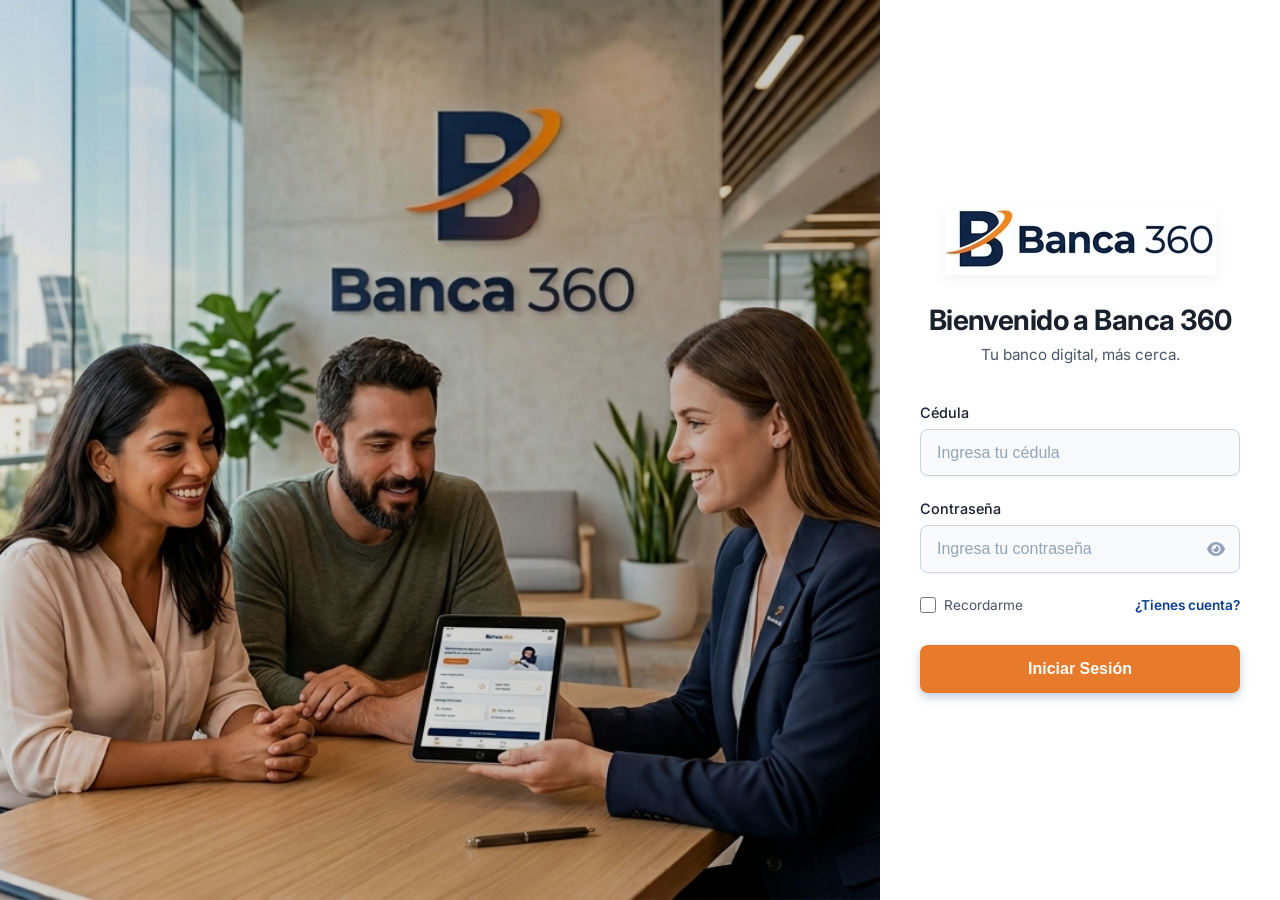
<file: index.html>
<!DOCTYPE html>
<html lang="es">
<head>
    <meta charset="UTF-8">
    <meta name="viewport" content="width=device-width, initial-scale=1.0">
    <title>Banca 360 - Iniciar Sesión</title>
    <!-- Google Fonts -->
    <link rel="preconnect" href="https://fonts.googleapis.com">
    <link rel="preconnect" href="https://fonts.gstatic.com" crossorigin>
    <link href="https://fonts.googleapis.com/css2?family=Inter:wght@300;400;500;600;700&display=swap" rel="stylesheet">
    <!-- Font Awesome -->
    <link rel="stylesheet" href="https://cdnjs.cloudflare.com/ajax/libs/font-awesome/6.4.0/css/all.min.css">
    <!-- CSS Global + Componentes -->
    <link rel="stylesheet" href="public/css/global.css">
    <link rel="stylesheet" href="public/css/components/authImageSection.css">
    <link rel="stylesheet" href="public/css/components/authForm.css">
    <link rel="stylesheet" href="public/css/components/loadingSpinner.css">
    <link rel="stylesheet" href="public/css/components/errorModal.css">
    <link rel="shortcut icon" href="public/img/Logo.png" type="image/x-icon">
</head>
<body>
    <main class="login-layout">
        <!-- Componente: Sección de imagen -->
        <div id="auth-image-container"></div>

        <!-- Sección del formulario -->
        <div class="login-form-section">
            <div class="boxLogin">
                <div class="boxLogin-header">
                    <img src="public/img/logo_vertical.png" alt="Banca 360 Logo" class="logo">
                     <h2>Bienvenido a Banca 360</h2>
                     <p>Tu banco digital, más cerca.</p>
                </div>
                <div class="boxLogin-body">
                    <form action="" id="inicioSesionForm">
                        <div class="input-group">
                            <label for="usuario">Cédula</label>
                            <input type="text" id="usuario" placeholder="Ingresa tu cédula" required>
                        </div>
                        <div class="input-group">
                            <label for="password">Contraseña</label>
                            <div class="input-with-icon" style="position: relative;">
                                <input type="password" id="password" placeholder="Ingresa tu contraseña" required style="padding-right: 40px; width: 100%;">
                                <i class="fas fa-eye toggle-password" data-target="password" style="position: absolute; right: 15px; top: 50%; transform: translateY(-50%); cursor: pointer; color: #94a3b8;"></i>
                            </div>
                        </div>
                        <div class="options">
                             <label><input type="checkbox"> Recordarme</label>
                             <a href="app/views/signup.html">¿Tienes cuenta?</a>
                        </div>
                        <button type="submit">Iniciar Sesión</button>
                    </form>
                </div>
            </div>
        </div>
    </main>

    <!-- Componente: Spinner de carga -->
    <div id="spinner-container"></div>

    <!-- Componente: Modal de error -->
    <div id="modal-container"></div>

    <!-- Componentes JS -->
    <script src="app/views/components/authImageSection.js"></script>
    <script src="app/views/components/loadingSpinner.js"></script>
    <script src="app/views/components/errorModal.js"></script>

    <!-- Inicializar componentes -->
    <script>
        renderAuthImageSection('auth-image-container', { 
            imageSrc: 'public/img/login.png',
            altText: 'Login Background'
        });
        renderLoadingSpinner('spinner-container', { message: 'Validando credenciales...' });
        renderErrorModal('modal-container');
    </script>

    <!-- Controller -->
    <script src="app/controllers/login.js"></script>
</body>
</html>
</file>
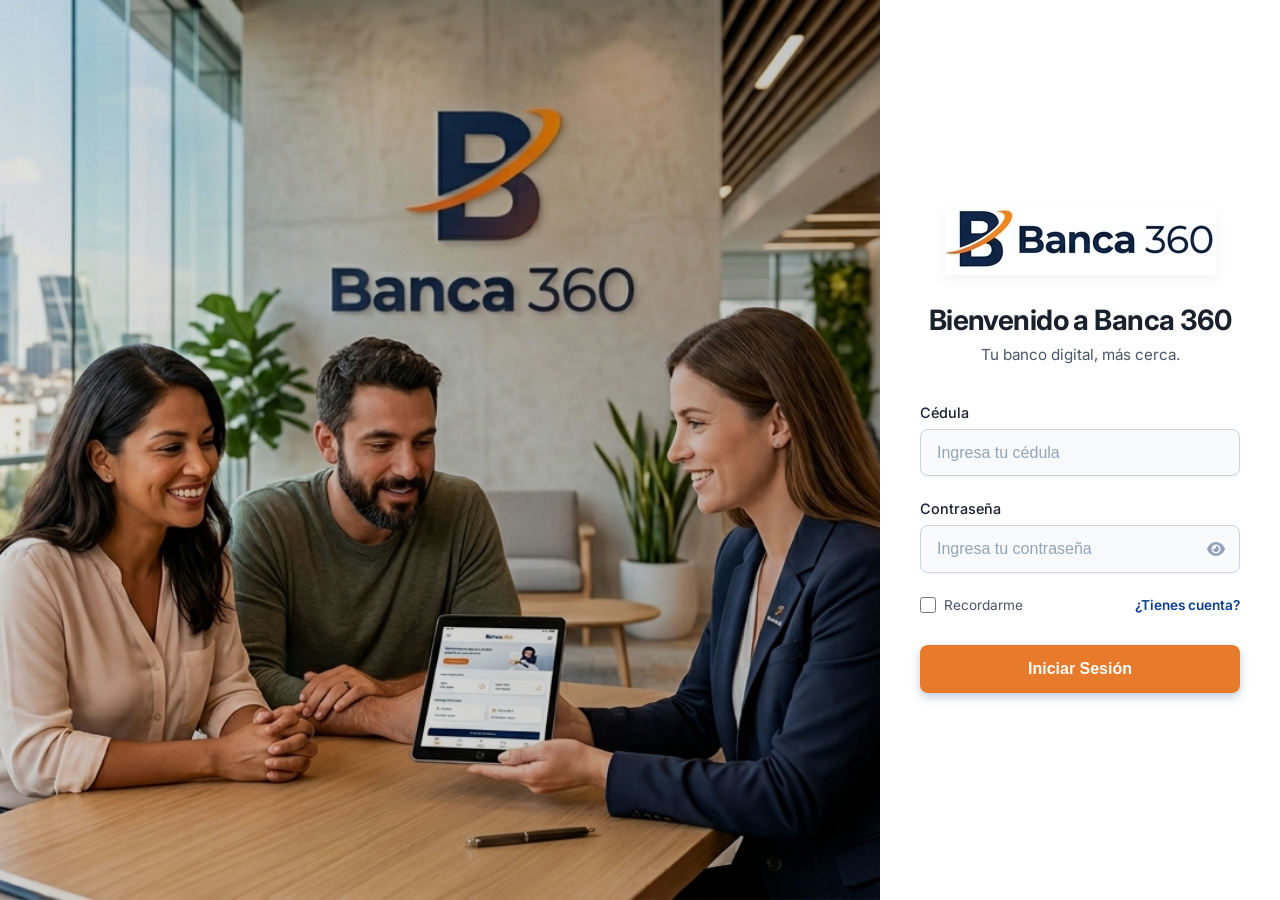
<file: app/views/perfil.html>
<!DOCTYPE html>
<html lang="es">
<head>
    <meta charset="UTF-8">
    <meta name="viewport" content="width=device-width, initial-scale=1.0">
    <title>Banca 360 - Configuración</title>
    <!-- Font Awesome -->
    <link rel="stylesheet" href="https://cdnjs.cloudflare.com/ajax/libs/font-awesome/6.4.0/css/all.min.css">
    <!-- Google Fonts -->
    <link href="https://fonts.googleapis.com/css2?family=Inter:wght@300;400;600;700&display=swap" rel="stylesheet">
    <!-- CSS Global + Componentes -->
    <link rel="stylesheet" href="../../public/css/global.css">
    <link rel="stylesheet" href="../../public/css/components/sidebar.css?v=3">
    <link rel="stylesheet" href="../../public/css/components/errorModal.css">
    <link rel="stylesheet" href="../../public/css/styleDashboard.css?v=2">
    <link rel="shortcut icon" href="../../public/img/Logo.png" type="image/x-icon">
    <style>
        .config-container {
            max-width: 800px;
            margin: 2rem auto;
            padding: 0 1rem;
        }
        .section-card {
            background-color: var(--card-bg);
            padding: 2rem;
            border-radius: 12px;
            box-shadow: 0 4px 6px rgba(0,0,0,0.05);
            margin-bottom: 2rem;
        }
        .section-card h3 {
            color: var(--text-main);
            margin-bottom: 1.5rem;
            border-bottom: 2px solid var(--border-color);
            padding-bottom: 0.5rem;
        }
        .data-grid {
            display: grid;
            grid-template-columns: repeat(auto-fill, minmax(200px, 1fr));
            gap: 1.5rem;
        }
        .data-item label {
            display: block;
            color: var(--text-muted);
            font-size: 0.85rem;
            margin-bottom: 0.25rem;
        }
        .data-item p {
            color: var(--text-main);
            font-weight: 600;
            font-size: 1rem;
        }
        .form-group {
            margin-bottom: 1.5rem;
            max-width: 400px;
        }
        .form-group label {
            display: block;
            margin-bottom: 0.5rem;
            font-weight: 600;
            color: var(--text-main);
            font-size: 0.9rem;
        }
        .form-group input {
            width: 100%;
            padding: 0.75rem;
            border: 1.5px solid var(--border-color);
            border-radius: 8px;
            background-color: var(--bg-input);
            color: var(--text-main);
            font-size: 1rem;
        }
        .btn-guardar {
            padding: 0.75rem 1.5rem;
            background-color: var(--naranja-ucab);
            color: white;
            border: none;
            border-radius: 8px;
            font-weight: 600;
            cursor: pointer;
            transition: background-color 0.3s;
        }
        .btn-guardar:hover {
            background-color: var(--naranja-ucab-hover);
        }
    </style>
</head>
<body>
    <div class="dashboard-wrapper">
        <!-- Componente: Sidebar -->
        <div id="sidebar-container"></div>

        <main class="main-content" id="main-content">
            <!-- Componente: Top Header -->
            <div id="header-container"></div>

            <div class="config-container">
                <div class="section-card">
                    <h3>Mis Datos</h3>
                    <div class="data-grid" id="datos-usuario">
                        <!-- Se llenará con JS -->
                    </div>
                </div>

                <div class="section-card">
                    <h3>Cambiar Contraseña</h3>
                    <form id="form-cambio-clave">
                        <div class="form-group">
                            <label for="clave-actual">Contraseña Actual</label>
                            <input type="password" id="clave-actual" required>
                        </div>
                        <div class="form-group">
                            <label for="clave-nueva">Nueva Contraseña</label>
                            <input type="password" id="clave-nueva" required>
                        </div>
                        <div class="form-group">
                            <label for="clave-confirmar">Confirmar Nueva Contraseña</label>
                            <input type="password" id="clave-confirmar" required>
                        </div>
                        <button type="submit" class="btn-guardar">Actualizar Contraseña</button>
                    </form>
                </div>
            </div>
        </main>
    </div>

    <!-- Componente: Modal de error -->
    <div id="modal-container"></div>

    <!-- Componentes JS -->
    <script src="components/sidebar.js?v=3"></script>
    <script src="components/topHeader.js"></script>
    <script src="components/errorModal.js"></script>

    <!-- Inicializar componentes -->
    <script>
        renderSidebar('sidebar-container', { 
            activePage: 'perfil',
            logoSrc: '../../public/img/Logo.png'
        });
        
        // Obtener nombre del usuario de localStorage
        const userLocal = JSON.parse(localStorage.getItem('usuarioLogueado')) || { nombre: 'Usuario' };
        renderTopHeader('header-container', { userName: userLocal.nombre });
        
        renderErrorModal('modal-container');

        // Cargar datos del usuario
        const loggedUser = JSON.parse(localStorage.getItem('usuarioLogueado'));
        
        if (!loggedUser) {
            window.location.href = "../../index.html";
        } else {

        const usuarios = JSON.parse(localStorage.getItem('usuarios')) || [];
        const fullUser = usuarios.find(u => u.cuenta === loggedUser.cuenta);

        if (fullUser) {
            const datosContainer = document.getElementById('datos-usuario');
            datosContainer.innerHTML = `
                <div class="data-item">
                    <label>Nombre Completo</label>
                    <p>${fullUser.nombre} ${fullUser.apellido}</p>
                </div>
                <div class="data-item">
                    <label>Cédula</label>
                    <p>${fullUser.cedula}</p>
                </div>
                <div class="data-item">
                    <label>Teléfono</label>
                    <p>${fullUser.telefono}</p>
                </div>
                <div class="data-item">
                    <label>Dirección</label>
                    <p>${fullUser.direccion}</p>
                </div>
                <div class="data-item">
                    <label>Número de Cuenta</label>
                    <p>${fullUser.cuenta}</p>
                </div>
                <div class="data-item">
                    <label>Saldo</label>
                    <p>Bs. ${parseFloat(fullUser.saldo).toLocaleString('es-VE', { minimumFractionDigits: 2, maximumFractionDigits: 2 })}</p>
                </div>
            `;
        }

        // Función para hashear (copiada de login.js)
        async function hashClave(clave) {
            const encoder = new TextEncoder();
            const data = encoder.encode(clave);
            const hashBuffer = await crypto.subtle.digest('SHA-256', data);
            const hashArray = Array.from(new Uint8Array(hashBuffer));
            return hashArray.map(b => b.toString(16).padStart(2, '0')).join('');
        }

        // Lógica de cambio de clave
        const formClave = document.getElementById('form-cambio-clave');
        formClave.addEventListener('submit', async (e) => {
            e.preventDefault();
            
            const claveActual = document.getElementById('clave-actual').value;
            const claveNueva = document.getElementById('clave-nueva').value;
            const claveConfirmar = document.getElementById('clave-confirmar').value;

            const hashActualInput = await hashClave(claveActual);

            if (hashActualInput !== fullUser.clave) {
                showErrorModal("La contraseña actual es incorrecta.", "Error");
                return;
            }

            if (claveNueva.length < 6) {
                showErrorModal("La nueva contraseña debe tener al menos 6 caracteres.", "Error de Validación");
                return;
            }

            if (claveNueva !== claveConfirmar) {
                showErrorModal("Las contraseñas nuevas no coinciden.", "Error de Validación");
                return;
            }

            // Guardar nueva clave
            const hashNueva = await hashClave(claveNueva);
            
            let usuariosActualizados = JSON.parse(localStorage.getItem('usuarios')) || [];
            const userIndex = usuariosActualizados.findIndex(u => u.cuenta === fullUser.cuenta);
            
            if (userIndex !== -1) {
                usuariosActualizados[userIndex].clave = hashNueva;
                localStorage.setItem('usuarios', JSON.stringify(usuariosActualizados));
                
                showErrorModal("Contraseña actualizada con éxito.", "Éxito", true);
                formClave.reset();
            }
        });
        }
    </script>
    <script src="../controllers/theme.js"></script>
</body>
</html>
</file>
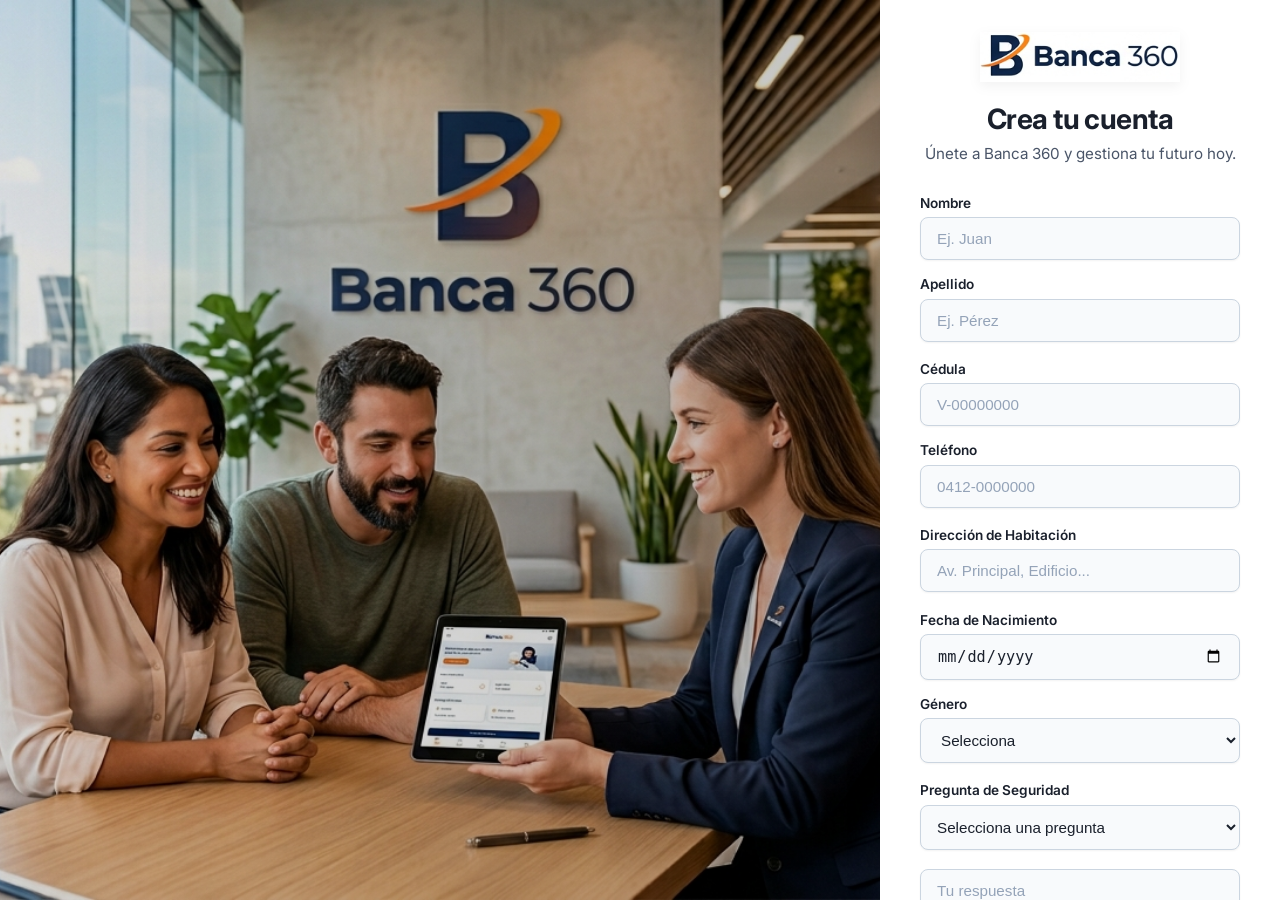
<file: app/views/signup.html>
<!DOCTYPE html>
<html lang="es">
<head>
    <meta charset="UTF-8">
    <meta name="viewport" content="width=device-width, initial-scale=1.0">
    <title>Banca 360 - Registro</title>
    <!-- Google Fonts -->
    <link rel="preconnect" href="https://fonts.googleapis.com">
    <link rel="preconnect" href="https://fonts.gstatic.com" crossorigin>
    <link href="https://fonts.googleapis.com/css2?family=Inter:wght@300;400;500;600;700&display=swap" rel="stylesheet">
    <!-- Font Awesome -->
    <link rel="stylesheet" href="https://cdnjs.cloudflare.com/ajax/libs/font-awesome/6.4.0/css/all.min.css">
    <!-- CSS Global + Componentes -->
    <link rel="stylesheet" href="../../public/css/global.css">
    <link rel="stylesheet" href="../../public/css/components/authImageSection.css">
    <link rel="stylesheet" href="../../public/css/components/authForm.css">
    <link rel="stylesheet" href="../../public/css/components/errorModal.css">
    <link rel="stylesheet" href="../../public/css/styleSignup.css">
    <link rel="shortcut icon" href="../../public/img/Logo.png" type="image/x-icon">
</head>
<body>
    <main class="login-layout">
        <!-- Componente: Sección de imagen -->
        <div id="auth-image-container"></div>

        <div class="login-form-section">
            <div class="boxLogin">
                <div class="boxLogin-header">
                    <img src="../../public/img/logo_vertical.png" alt="Banca 360 Logo" class="logo">
                     <h1>Crea tu cuenta</h1>
                     <p>Únete a Banca 360 y gestiona tu futuro hoy.</p>
                </div>
                <div class="boxLogin-body">
                    <form action="" id="registroForm">
                        <div class="input-row">
                            <div class="input-group">
                                <label for="nombre">Nombre</label>
                                <input type="text" id="nombre" placeholder="Ej. Juan" required>
                            </div>
                            <div class="input-group">
                                <label for="apellido">Apellido</label>
                                <input type="text" id="apellido" placeholder="Ej. Pérez" required>
                            </div>
                        </div>

                        <div class="input-row">
                            <div class="input-group">
                                <label for="cedula">Cédula</label>
                                <input type="text" id="cedula" placeholder="V-00000000" required>
                            </div>
                            <div class="input-group">
                                <label for="telefono">Teléfono</label>
                                <input type="tel" id="telefono" placeholder="0412-0000000" required>
                            </div>
                        </div>

                        <div class="input-group">
                            <label for="direccion">Dirección de Habitación</label>
                            <input type="text" id="direccion" placeholder="Av. Principal, Edificio..." required>
                        </div>

                        <div class="input-row">
                            <div class="input-group">
                                <label for="fecha_nacimiento">Fecha de Nacimiento</label>
                                <input type="date" id="fecha_nacimiento" required>
                            </div>
                            <div class="input-group">
                                <label for="genero">Género</label>
                                <select id="genero" required>
                                    <option value="" disabled selected>Selecciona</option>
                                    <option value="masculino">Masculino</option>
                                    <option value="femenino">Femenino</option>
                                    <option value="otro">Otro</option>
                                </select>
                            </div>
                        </div>

                        <div class="input-group">
                            <label for="pregunta">Pregunta de Seguridad</label>
                            <select id="pregunta" required style="width: 100%; padding: 0.75rem; border: 1.5px solid var(--border-color); border-radius: 8px; background-color: var(--bg-input); color: var(--text-main);">
                                <option value="" disabled selected>Selecciona una pregunta</option>
                                <option value="¿Cuál es el nombre de tu primera mascota?">¿Cuál es el nombre de tu primera mascota?</option>
                                <option value="¿Cuál es tu color favorito?">¿Cuál es tu color favorito?</option>
                                <option value="¿En qué ciudad naciste?">¿En qué ciudad naciste?</option>
                            </select>
                        </div>
                        <div class="input-group" style="margin-top: 0.5rem;">
                            <input type="text" id="respuesta" placeholder="Tu respuesta" required>
                        </div>

                        <div class="input-group">
                            <label for="password">Contraseña</label>
                            <div class="input-with-icon" style="position: relative;">
                                <input type="password" id="password" placeholder="Crea una clave segura" required style="padding-right: 40px; width: 100%;">
                                <i class="fas fa-eye toggle-password" data-target="password" style="position: absolute; right: 15px; top: 50%; transform: translateY(-50%); cursor: pointer; color: #94a3b8;"></i>
                            </div>
                        </div>

                        <div class="input-group">
                            <label for="confirm-password">Confirmar Contraseña</label>
                            <div class="input-with-icon" style="position: relative;">
                                <input type="password" id="confirm-password" placeholder="Repite tu contraseña" required style="padding-right: 40px; width: 100%;">
                                <i class="fas fa-eye toggle-password" data-target="confirm-password" style="position: absolute; right: 15px; top: 50%; transform: translateY(-50%); cursor: pointer; color: #94a3b8;"></i>
                            </div>
                        </div>

                        <button type="submit">Crear Cuenta</button>

                        <div class="footer-link">
                            <p>¿Ya tienes cuenta? <a href="../../index.html">Inicia sesión aquí</a></p>
                        </div>
                    </form>
                </div>
            </div>
        </div>
    </main>

    <!-- Componente: Modal de error -->
    <div id="modal-container"></div>

    <!-- Componente JS -->
    <script src="../views/components/authImageSection.js"></script>
    <script src="../views/components/errorModal.js"></script>

    <!-- Inicializar componente -->
    <script>
        renderAuthImageSection('auth-image-container', { 
            imageSrc: '../../public/img/login.png',
            altText: 'Registro Background'
        });
        renderErrorModal('modal-container');
    </script>

    <!-- Controller -->
    <script src="../controllers/registro.js"></script>
</body>
</html>
</file>
<file: public/css/global.css>
/* ============================================
   GLOBAL STYLES - Banco 360 UCAB
   Variables CSS compartidas, reset y tipografía
   ============================================ */

:root {
    /* Colores primarios */
    --primary-color: #0b3d91;
    --primary-hover: #104fb8;
    --naranja-ucab: #e87a2b;
    --naranja-ucab-hover: #ed8236;

    /* Colores de texto */
    --text-main: #1a202c;
    --text-muted: #4a5568;

    /* Fondos */
    --bg-main: #ffffff;
    --bg-body: #F4F7FA;
    --bg-input: #f8fafc;

    /* Bordes y cards */
    --border-color: #cbd5e0;
    --card-bg: #FFFFFF;

    /* Sidebar */
    --sidebar-bg: #1C2B4E;
    --accent: #E87A2B;
    --white: #FFFFFF;
}

/* Dark Theme Override */
body.dark-theme {
    --primary-color: #5DB1FF;
    --accent: #FF8A3D;
    --bg-body: #0F172A;
    --bg-main: #0F172A;
    --white: #1E293B;
    --text-main: #F1F5F9;
    --text-muted: #94A3B8;
    --sidebar-bg: #020617;
    --card-bg: #1E293B;
    --border-color: #334155;
    --bg-input: #334155;
}

/* Reset Global */
* {
    margin: 0;
    padding: 0;
    box-sizing: border-box;
}

/* Tipografía base */
body {
    font-family: 'Inter', system-ui, -apple-system, sans-serif;
    background-color: var(--bg-main);
    color: var(--text-main);
    min-height: 100vh;
    overflow-x: hidden;
    -webkit-font-smoothing: antialiased;
}
</file>
<file: public/css/components/authImageSection.css>
/* ============================================
   COMPONENTE: Auth Image Section
   Sección izquierda con imagen de fondo (login/signup)
   ============================================ */

.login-image-section {
    width: 100%;
    height: 100%;
    background-color: var(--primary-color);
    position: relative;
    overflow: hidden;
}

.login-image-section .bg-img {
    width: 100%;
    height: 100%;
    object-fit: cover;
    object-position: 100% center; /* Move image as far left as possible (aligns right edge) */
    translate: -20% 0;
}

.login-image-section .overlay {
    position: absolute;
    top: 0;
    left: 0;
    width: 100%;
    height: 100%;
    background: linear-gradient(to right, rgba(0,0,0,0.1) 0%, rgba(0,0,0,0.3) 100%);
}
</file>
<file: public/css/components/authForm.css>
/* ============================================
   COMPONENTE: Auth Form
   Estilos compartidos de formularios (login/signup)
   ============================================ */

.login-layout {
    position: relative;
    height: 100vh;
    width: 100%;
    overflow: hidden;
}

#auth-image-container {
    position: absolute;
    top: 0;
    left: 0;
    width: 100%;
    height: 100%;
    z-index: 1;
}

.login-form-section {
    position: relative;
    z-index: 10;
    height: 100vh;
    display: flex;
    justify-content: flex-end;
    align-items: center;
    pointer-events: none; /* Let clicks pass through to container if needed, but we want the form to be interactive */
}

.boxLogin {
    pointer-events: auto;
    width: 100%;
    max-width: 400px; /* Narrower to show more image */
    height: 100vh;
    background-color: var(--bg-main);
    display: flex;
    flex-direction: column;
    justify-content: center;
    padding: 3rem 2.5rem;
    box-shadow: -10px 0 25px rgba(0,0,0,0.1);
    animation: slideInRight 0.8s ease-out forwards;
    overflow-y: auto;
}

@keyframes slideInRight {
    from {
        opacity: 0;
        transform: translateX(50px);
    }
    to {
        opacity: 1;
        transform: translateX(0);
    }
}

@keyframes fadeIn {
    from {
        opacity: 0;
        transform: translateY(10px);
    }
    to {
        opacity: 1;
        transform: translateY(0);
    }
}

.boxLogin-header {
    text-align: center;
    margin-bottom: 2.5rem;
}

.boxLogin-header .logo {
    max-height: 80px;
    width: auto;
    margin-bottom: 1.5rem;
    filter: drop-shadow(0 4px 6px rgba(0,0,0,0.05));
}

.boxLogin-header h1,
.boxLogin-header h2 {
    font-size: 1.75rem;
    font-weight: 700;
    margin-bottom: 0.5rem;
    color: var(--text-main);
    letter-spacing: -0.02em;
}

.boxLogin-header p {
    color: var(--text-muted);
    font-size: 0.95rem;
}

/* Entradas de Formulario */
.input-group {
    margin-bottom: 1.5rem;
    display: flex;
    flex-direction: column;
}

.input-group label {
    margin-bottom: 0.5rem;
    font-size: 0.9rem;
    font-weight: 500;
    color: var(--text-main);
}

.input-group input,
.input-group select {
    padding: 0.85rem 1rem;
    border: 1.5px solid var(--border-color);
    border-radius: 8px;
    background-color: var(--bg-input);
    font-size: 1rem;
    transition: all 0.3s ease;
    color: var(--text-main);
    box-shadow: 0 1px 2px rgba(0,0,0,0.05);
}

.input-group input::placeholder {
    color: #94a3b8;
}

.input-group input:focus,
.input-group select:focus {
    outline: none;
    border-color: var(--primary-color);
    box-shadow: 0 0 0 3px rgba(11, 61, 145, 0.15);
    background-color: #fff;
}

/* Opciones extras (recordarme, enlace) */
.options {
    display: flex;
    justify-content: space-between;
    align-items: center;
    margin-bottom: 2rem;
    font-size: 0.85rem;
}

.options label {
    display: flex;
    align-items: center;
    gap: 0.5rem;
    color: var(--text-muted);
    cursor: pointer;
    user-select: none;
}

.options input[type="checkbox"] {
    accent-color: var(--primary-color);
    width: 16px;
    height: 16px;
    cursor: pointer;
}

.options a {
    color: var(--primary-color);
    text-decoration: none;
    font-weight: 600;
    transition: color 0.2s;
}

.options a:hover {
    color: var(--primary-hover);
    text-decoration: underline;
}

/* Botón de Submit */
button[type="submit"] {
    width: 100%;
    padding: 0.95rem;
    background-color: var(--naranja-ucab);
    color: white;
    border: none;
    border-radius: 8px;
    font-size: 1rem;
    font-weight: 600;
    cursor: pointer;
    transition: background-color 0.3s, transform 0.1s, box-shadow 0.3s;
    box-shadow: 0 4px 10px rgba(11, 61, 145, 0.25);
}

button[type="submit"]:hover {
    background-color: var(--naranja-ucab-hover);
    box-shadow: 0 6px 15px rgba(232, 122, 43, 0.35);
    transform: translateY(-1px);
}

button[type="submit"]:active {
    transform: translateY(1px);
    box-shadow: 0 2px 5px rgba(232, 122, 43, 0.2);
}

/* Footer link */
.footer-link {
    text-align: center;
    margin-top: 1.5rem;
    font-size: 0.9rem;
    color: var(--text-muted);
}

.footer-link a {
    color: var(--primary-color);
    text-decoration: none;
    font-weight: 600;
}

/* Filas dobles para registro */
.input-row {
    display: flex;
    flex-wrap: wrap;
    gap: 1rem;
    margin-bottom: 1.2rem; /* Consistent spacing with single input groups */
}

.input-row .input-group {
    flex: 1 1 140px;
    margin-bottom: 0; /* Let gap handle spacing when wrapped */
}

/* Responsive */
@media (max-width: 900px) {
    .login-form-section {
        justify-content: center;
    }
    .boxLogin {
        max-width: 100%;
        background-color: var(--bg-main);
    }
    #auth-image-container {
        display: none;
    }
}
</file>
<file: public/css/components/loadingSpinner.css>
/* ============================================
   COMPONENTE: Loading Spinner
   ============================================ */

.loading-overlay {
    position: fixed;
    top: 0;
    left: 0;
    width: 100%;
    height: 100%;
    background: var(--bg-main);
    opacity: 0.95;
    display: flex;
    flex-direction: column;
    justify-content: center;
    align-items: center;
    z-index: 2000;
}

.spinner {
    width: 50px;
    height: 50px;
    border: 5px solid var(--border-color);
    border-top: 5px solid var(--naranja-ucab);
    border-radius: 50%;
    animation: spin 1s linear infinite;
    margin-bottom: 20px;
}

@keyframes spin {
    0% { transform: rotate(0deg); }
    100% { transform: rotate(360deg); }
}

.loading-overlay p {
    color: var(--primary-color);
    font-weight: 600;
    font-size: 1.1rem;
}
</file>
<file: public/css/components/errorModal.css>
/* ============================================
   COMPONENTE: Error Modal
   ============================================ */

.modal-overlay {
    position: fixed;
    top: 0;
    left: 0;
    width: 100%;
    height: 100%;
    background: rgba(0, 0, 0, 0.5);
    display: flex;
    justify-content: center;
    align-items: center;
    z-index: 3000;
    backdrop-filter: blur(4px);
}

.modal-content {
    background: var(--card-bg);
    padding: 2.5rem;
    border-radius: 20px;
    text-align: center;
    max-width: 400px;
    width: 90%;
    box-shadow: 0 20px 25px -5px rgba(0, 0, 0, 0.1), 0 10px 10px -5px rgba(0, 0, 0, 0.04);
    animation: modalScale 0.3s ease-out forwards;
}

@keyframes modalScale {
    from { transform: scale(0.8); opacity: 0; }
    to { transform: scale(1); opacity: 1; }
}

.modal-icon {
    font-size: 4rem;
    color: #ef4444;
    margin-bottom: 1.5rem;
}

.modal-content h3 {
    font-size: 1.5rem;
    color: var(--text-main);
    margin-bottom: 1rem;
}

.modal-content p {
    color: var(--text-muted);
    margin-bottom: 2rem;
    line-height: 1.5;
}

.modal-btn-close {
    width: 100%;
    padding: 0.8rem;
    background-color: var(--primary-color);
    color: white;
    border: none;
    border-radius: 8px;
    font-weight: 600;
    cursor: pointer;
    transition: background 0.2s;
}

.modal-btn-close:hover {
    background-color: var(--primary-hover);
}
</file>
<file: public/css/components/sidebar.css>
/* ============================================
   COMPONENTE: Sidebar
   ============================================ */

.sidebar {
    width: 260px;
    min-height: 100vh;
    height: 100vh;
    background-color: var(--sidebar-bg);
    color: white;
    padding: 30px 20px;
    display: flex;
    flex-direction: column;
    box-shadow: 4px 0 10px rgba(0, 0, 0, 0.1);
    position: sticky;
    top: 0;
    left: 0;
    z-index: 100;
}

.sidebar-header {
    text-align: center;
    margin-bottom: 20px;
}

.sidebar-header .logo {
    max-width: 260px;
    max-height: 165px;
    height: auto;
    object-fit: contain;
    display: block;
    margin: 0 auto;
    border-radius: 20px;
}

.sidebar-nav {
    margin-top: 20px;
    flex-grow: 1;
}

.nav-item {
    display: block;
    padding: 15px;
    color: rgba(255, 255, 255, 0.85);
    text-decoration: none;
    border-radius: 8px;
    margin-bottom: 5px;
    transition: 0.3s;
}

.nav-item.active,
.nav-item:hover {
    background: rgba(255, 255, 255, 0.1);
    color: white;
}

.nav-item i {
    margin-right: 12px;
}

/* Sidebar Footer */
.sidebar-footer {
    padding-top: 20px;
    border-top: 1px solid rgba(255, 255, 255, 0.1);
}

.btn-logout {
    width: 100%;
    padding: 12px;
    background: transparent;
    border: 1px solid rgba(255, 255, 255, 0.3);
    color: white;
    border-radius: 8px;
    cursor: pointer;
    display: flex;
    align-items: center;
    justify-content: center;
    gap: 10px;
    transition: 0.3s;
    font-weight: 600;
}

.btn-logout:hover {
    background: rgba(255, 255, 255, 0.1);
    border-color: white;
}

/* Theme Switch */
.theme-switch-wrapper {
    display: flex;
    align-items: center;
    justify-content: space-between;
    margin-bottom: 25px;
    padding: 0 5px;
}

.theme-label {
    font-size: 0.9rem;
    font-weight: 600;
    color: white;
}

.theme-switch {
    display: inline-block;
    height: 34px;
    position: relative;
    width: 60px;
}

.theme-switch input {
    display: none;
}

.slider {
    background-color: #ccc;
    bottom: 0;
    cursor: pointer;
    left: 0;
    position: absolute;
    right: 0;
    top: 0;
    transition: .4s;
    display: flex;
    align-items: center;
    justify-content: space-around;
    padding: 0 5px;
}

.slider i {
    color: white;
    font-size: 14px;
    z-index: 1;
}

.slider:before {
    background-color: white;
    bottom: 4px;
    content: "";
    height: 26px;
    left: 4px;
    position: absolute;
    transition: .4s;
    width: 26px;
    box-shadow: 0 2px 4px rgba(0, 0, 0, 0.2);
}

.slider.round {
    border-radius: 34px;
    background: #e0e0e0;
    box-shadow: inset 2px 2px 5px #babecc, inset -5px -5px 10px #ffffff;
}

.slider.round:before {
    border-radius: 50%;
    background: #f0f0f0;
    box-shadow: 3px 3px 6px #babecc, -3px -3px 6px #ffffff;
}

input:checked+.slider {
    background-color: #2D3748;
    box-shadow: inset 2px 2px 5px #000, inset -2px -2px 5px #4a5568;
}

input:checked+.slider:before {
    transform: translateX(26px);
    background: #1A202C;
    box-shadow: 3px 3px 6px #000;
}

/* Icon colors */
.slider .fa-sun {
    color: #f39c12;
    opacity: 1;
    transition: 0.3s;
}

.slider .fa-moon {
    color: #f1c40f;
    opacity: 0;
    transition: 0.3s;
}

input:checked+.slider .fa-sun {
    opacity: 0;
}

input:checked+.slider .fa-moon {
    opacity: 1;
}

/* ============================================
   RESPONSIVE: Floating Pill Menu (Móvil)
   ============================================ */
.mobile-pill-toggle,
.mobile-pill-menu {
    display: none;
}

@media (max-width: 768px) {

    /* Ocultar el layout del sidebar tradicional */
    .sidebar {
        display: none !important;
    }

    /* Mostrar botón principal flotante (Toggle) */
    .mobile-pill-toggle {
        display: flex;
        position: fixed;
        bottom: 20px;
        right: 20px;
        width: 60px;
        height: 60px;
        background-color: var(--primary-color, #1a237e);
        color: white;
        border-radius: 50%;
        justify-content: center;
        align-items: center;
        font-size: 1.5rem;
        box-shadow: 0 4px 15px rgba(0, 0, 0, 0.3);
        z-index: 10001;
        cursor: pointer;
        transition: transform 0.3s ease, background-color 0.3s;
    }

    body.dark-theme .mobile-pill-toggle {
        background-color: #5DB1FF;
        color: #020617;
    }

    /* Contenedor tipo píldora flotante */
    .mobile-pill-menu {
        position: fixed;
        bottom: 90px;
        right: 20px;
        background-color: #ffffff;
        border-radius: 25px;
        display: flex;
        flex-direction: column;
        align-items: center;
        padding: 15px;
        gap: 12px;
        box-shadow: 0 10px 30px rgba(0, 0, 0, 0.15);
        z-index: 10000;
        transform: translateY(20px);
        opacity: 0;
        visibility: hidden;
        transition: all 0.3s cubic-bezier(0.68, -0.55, 0.265, 1.55);
        border: 1px solid rgba(0, 0, 0, 0.05);
    }

    body.dark-theme .mobile-pill-menu {
        background-color: #1e293b;
        border-color: rgba(255, 255, 255, 0.1);
    }

    /* Estado expandido */
    .mobile-pill-menu.active {
        transform: translateY(0);
        opacity: 1;
        visibility: visible;
    }

    .mobile-pill-toggle.active {
        transform: rotate(45deg);
        background-color: var(--danger-color, #e53935);
    }

    /* Íconos individuales en la píldora */
    .pill-icon {
        display: flex;
        align-items: center;
        gap: 12px;
        text-decoration: none;
        padding: 8px 12px;
        border-radius: 20px;
        transition: all 0.2s ease;
        background-color: transparent;
        color: var(--text-muted, #4a5568);
        width: auto;
        min-width: 45px;
        justify-content: flex-end;
    }

    .pill-icon i {
        width: 35px;
        height: 35px;
        border-radius: 50%;
        background-color: #f1f5f9;
        display: flex;
        justify-content: center;
        align-items: center;
        font-size: 1.1rem;
        flex-shrink: 0;
        box-shadow: 0 2px 5px rgba(0, 0, 0, 0.05);
        transition: all 0.2s;
    }

    body.dark-theme .pill-icon i {
        background-color: #334155;
        color: #f1f5f9;
    }

    .pill-label {
        font-size: 0.9rem;
        font-weight: 600;
        white-space: nowrap;
    }

    .pill-icon.active i {
        background-color: var(--primary-color);
        color: white;
    }

    .pill-icon.active .pill-label {
        color: var(--primary-color);
    }

    body.dark-theme .pill-icon.active i {
        background-color: #5DB1FF;
        color: #020617;
    }

    body.dark-theme .pill-icon.active .pill-label {
        color: #5DB1FF;
    }

    body.dark-theme .pill-label {
        color: #f1f5f9;
    }

    /* Logo simplificado en el top bar en lugar de la píldora (opcional) o lo omitimos */
}
</file>
<file: public/css/styleDashboard.css>
/* ============================================
   DASHBOARD - Estilos de Layout
   (Variables, reset, sidebar, cards, etc. están
    en global.css y components/)
   ============================================ */

.dashboard-wrapper { 
    display: flex; 
    min-height: 100vh;
    width: 100%;
}

#sidebar-container {
    width: 260px;
    flex-shrink: 0;
    background-color: var(--sidebar-bg); /* Extender fondo del sidebar */
}

/* Main Content */
.main-content { 
    flex-grow: 1; 
    padding: 40px; 
    background-color: var(--bg-body); 
}

.top-header { margin-bottom: 30px; display: flex; justify-content: space-between; align-items: center; }

.user-welcome h1 {
    font-size: 1.75rem;
    font-weight: 700;
}

.user-welcome p {
    color: var(--text-muted);
    margin-top: 4px;
}

.date {
    color: var(--text-muted);
    font-weight: 500;
}

/* ============================================
   RESPONSIVE DESIGN
   ============================================ */
@media (max-width: 768px) {
    #sidebar-container {
        width: 0;
        flex-shrink: unset;
    }
    .main-content {
        padding: 20px;
    }
    .top-header {
        flex-direction: column;
        align-items: flex-start;
        gap: 10px;
    }
    .user-welcome h1 {
        font-size: 1.5rem;
    }
}
</file>
<file: public/css/styleSignup.css>
/* Override: el form de registro empieza desde arriba para que quepan todos los campos */
.boxLogin {
    justify-content: flex-start;
    padding-top: 2rem;
}

/* Override: el header del signup tiene menos margen */
.boxLogin-header {
    margin-bottom: 2rem;
}

.boxLogin-header .logo {
    max-height: 50px;
    margin-bottom: 1rem;
}

/* Override: input groups más compactos en signup */
.input-group {
    margin-bottom: 1.2rem;
}

.input-group label {
    margin-bottom: 0.4rem;
    font-size: 0.85rem;
    font-weight: 600;
}

.input-group input,
.input-group select {
    padding: 0.75rem 1rem;
    font-size: 0.95rem;
}

button[type="submit"] {
    margin-top: 1rem;
}

/* Override: sección de imagen un poco más estrecha para dar espacio al form */
@media (min-width: 900px) {
    .login-image-section {
        flex: 1.1;
    }
    .login-form-section {
        flex: 1.3;
    }
}
</file>
